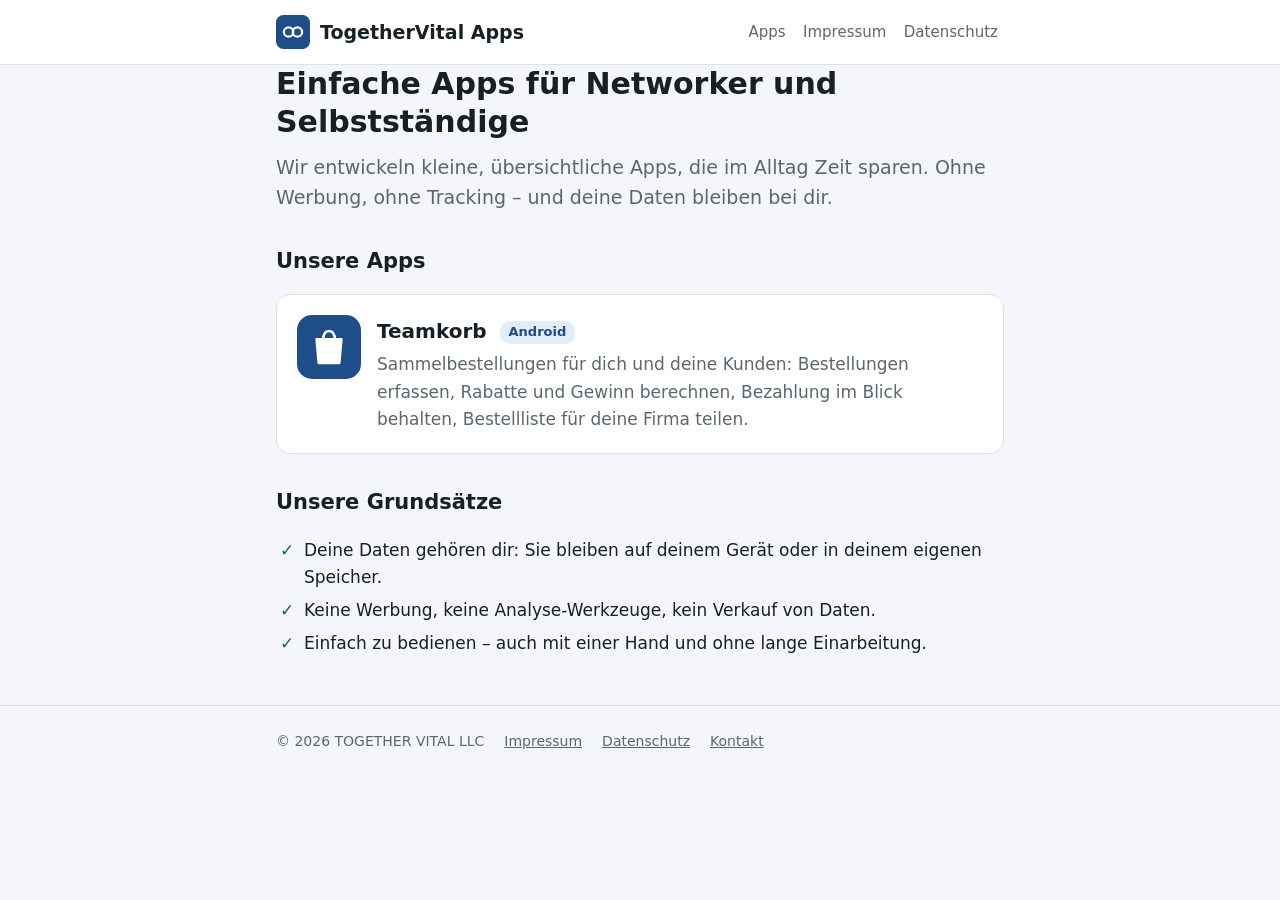
<file: index.html>
<!DOCTYPE html>
<html lang="de">
<head>
<meta charset="utf-8">
<meta name="viewport" content="width=device-width, initial-scale=1">
<title>TogetherVital Apps</title>
<meta name="description" content="Einfache Apps für Networker und Selbstständige – von TOGETHER VITAL LLC.">
<link rel="stylesheet" href="style.css">
<link rel="icon" href="data:image/svg+xml,%3Csvg xmlns='http://www.w3.org/2000/svg' viewBox='0 0 108 108'%3E%3Crect width='108' height='108' rx='24' fill='%231D4E89'/%3E%3Cpath d='M44,43 C44,32 48.5,27 54,27 C59.5,27 64,32 64,43' fill='none' stroke='%23fff' stroke-width='4.5' stroke-linecap='round'/%3E%3Cpath d='M33,41 L75,41 L71.5,81 L36.5,81 Z' fill='%23fff'/%3E%3C/svg%3E">
</head>
<body>
<header class="kopf"><div class="wrap">
  <a class="marke" href="./"><svg viewBox="0 0 108 108" aria-hidden="true"><rect width="108" height="108" rx="24" fill="#1D4E89"/><circle cx="40" cy="54" r="15" fill="none" stroke="#fff" stroke-width="7"/><circle cx="68" cy="54" r="15" fill="none" stroke="#fff" stroke-width="7"/></svg>TogetherVital Apps</a>
  <nav><a href="./#apps">Apps</a> <a href="impressum.html">Impressum</a> <a href="datenschutz.html">Datenschutz</a></nav>
</div></header>

<main class="wrap">
  <h1>Einfache Apps für Networker und Selbstständige</h1>
  <p class="einleitung">Wir entwickeln kleine, übersichtliche Apps, die im Alltag Zeit sparen. Ohne Werbung, ohne Tracking – und deine Daten bleiben bei dir.</p>

  <h2 id="apps">Unsere Apps</h2>
  <a class="karte app" href="teamkorb/">
    <svg viewBox="0 0 108 108" aria-hidden="true"><rect width="108" height="108" fill="#1D4E89"/><path d="M44,43 C44,32 48.5,27 54,27 C59.5,27 64,32 64,43" fill="none" stroke="#fff" stroke-width="4.5" stroke-linecap="round"/><path d="M33,41 L75,41 L71.5,81 L36.5,81 Z" fill="#fff" stroke="#fff" stroke-width="4" stroke-linejoin="round"/></svg>
    <div><h2>Teamkorb <span class="marke-klein">Android</span></h2>
    <p>Sammelbestellungen für dich und deine Kunden: Bestellungen erfassen, Rabatte und Gewinn berechnen, Bezahlung im Blick behalten, Bestellliste für deine Firma teilen.</p></div>
  </a>

  <h2>Unsere Grundsätze</h2>
  <ul class="liste-haken">
    <li>Deine Daten gehören dir: Sie bleiben auf deinem Gerät oder in deinem eigenen Speicher.</li>
    <li>Keine Werbung, keine Analyse-Werkzeuge, kein Verkauf von Daten.</li>
    <li>Einfach zu bedienen – auch mit einer Hand und ohne lange Einarbeitung.</li>
  </ul>
</main>

<footer class="fuss"><div class="wrap">
  <span>© 2026 TOGETHER VITAL LLC</span>
  <a href="impressum.html">Impressum</a>
  <a href="datenschutz.html">Datenschutz</a>
  <a href="mailto:togethervital.apps@gmail.com">Kontakt</a>
</div></footer>
</body>
</html>
</file>
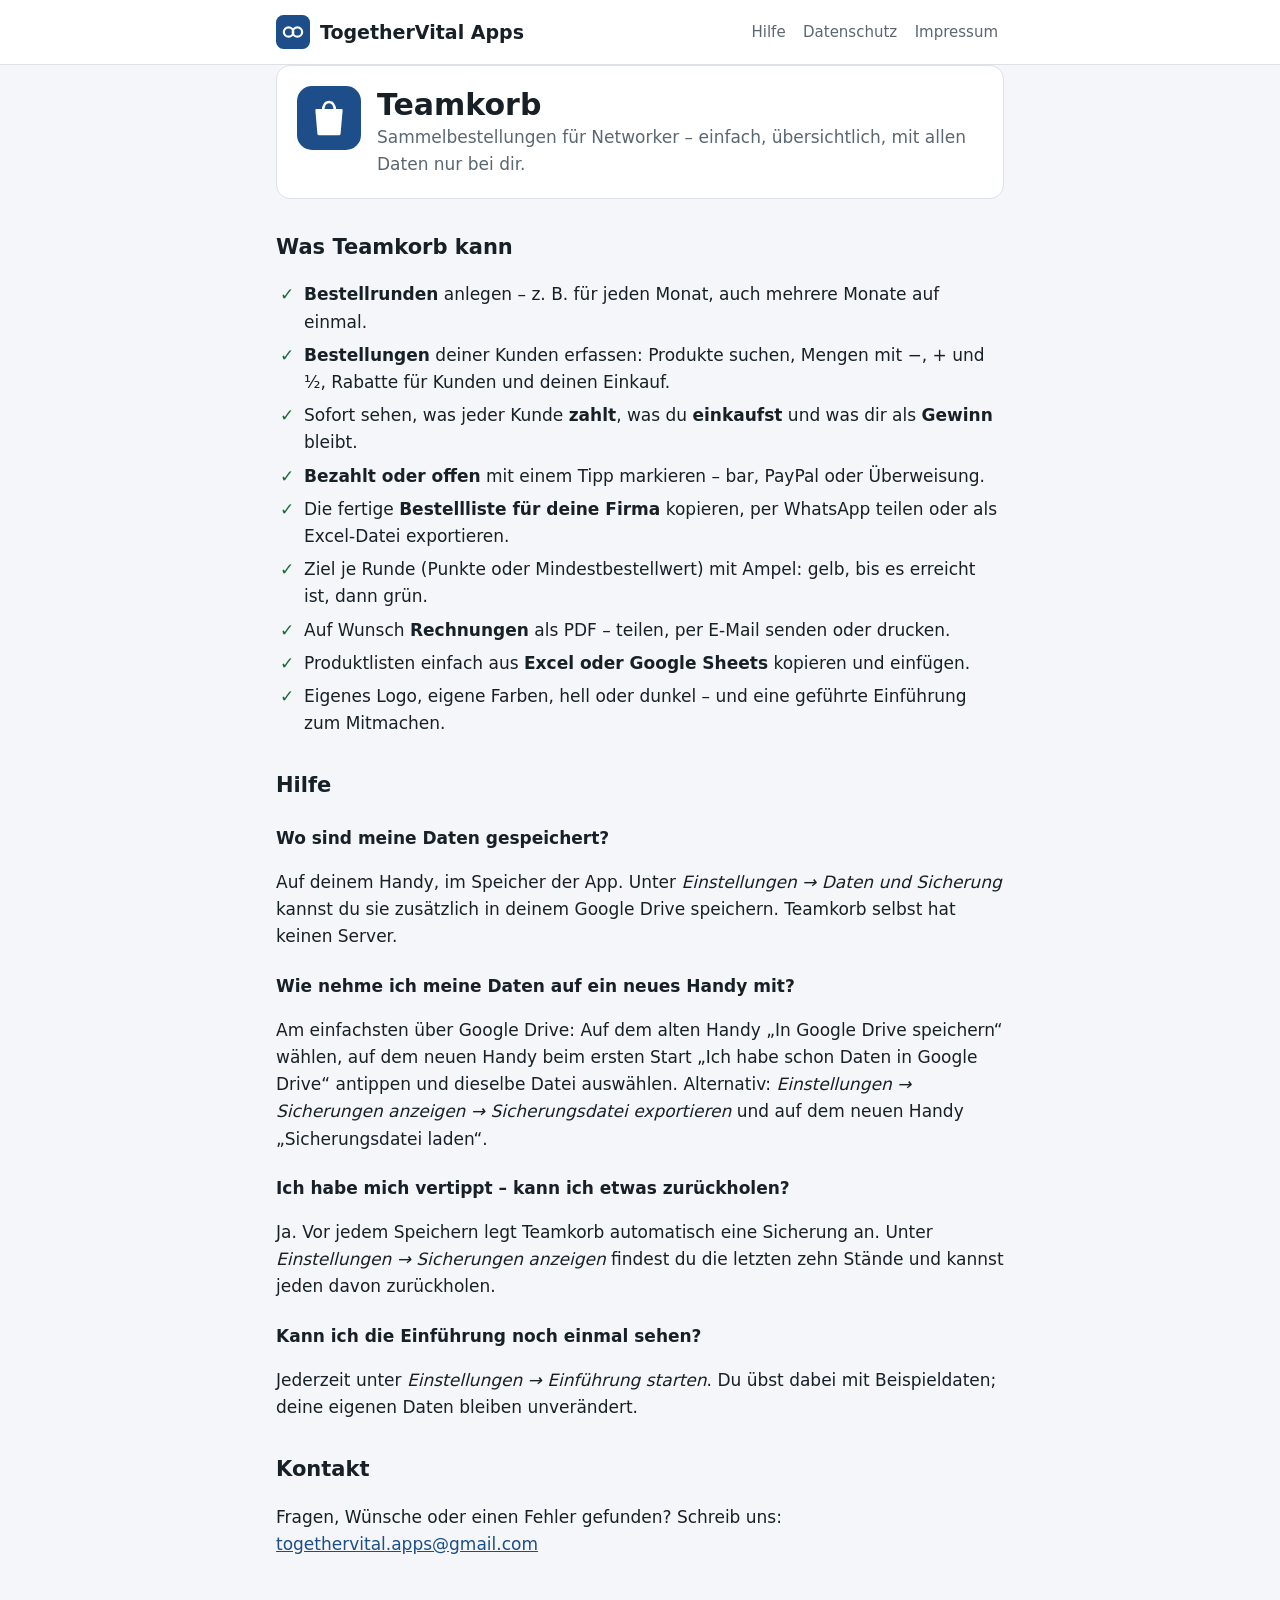
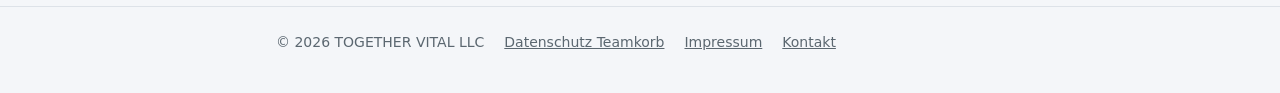
<file: teamkorb/index.html>
<!DOCTYPE html>
<html lang="de">
<head>
<meta charset="utf-8">
<meta name="viewport" content="width=device-width, initial-scale=1">
<title>Teamkorb – Sammelbestellungen für Networker</title>
<meta name="description" content="Teamkorb: Sammelbestellungen für dich und deine Kunden – Bestellungen, Rabatte, Gewinn, Bezahlung und Rechnungen auf dem Handy.">
<link rel="stylesheet" href="../style.css">
</head>
<body>
<header class="kopf"><div class="wrap">
  <a class="marke" href="../"><svg viewBox="0 0 108 108" aria-hidden="true"><rect width="108" height="108" rx="24" fill="#1D4E89"/><circle cx="40" cy="54" r="15" fill="none" stroke="#fff" stroke-width="7"/><circle cx="68" cy="54" r="15" fill="none" stroke="#fff" stroke-width="7"/></svg>TogetherVital Apps</a>
  <nav><a href="#hilfe">Hilfe</a> <a href="datenschutz.html">Datenschutz</a> <a href="../impressum.html">Impressum</a></nav>
</div></header>

<main class="wrap">
  <div class="karte app" style="margin-top:0">
    <svg viewBox="0 0 108 108" aria-hidden="true"><rect width="108" height="108" fill="#1D4E89"/><path d="M44,43 C44,32 48.5,27 54,27 C59.5,27 64,32 64,43" fill="none" stroke="#fff" stroke-width="4.5" stroke-linecap="round"/><path d="M33,41 L75,41 L71.5,81 L36.5,81 Z" fill="#fff" stroke="#fff" stroke-width="4" stroke-linejoin="round"/></svg>
    <div><h1 style="margin:0">Teamkorb</h1><p>Sammelbestellungen für Networker – einfach, übersichtlich, mit allen Daten nur bei dir.</p></div>
  </div>

  <h2>Was Teamkorb kann</h2>
  <ul class="liste-haken">
    <li><strong>Bestellrunden</strong> anlegen – z. B. für jeden Monat, auch mehrere Monate auf einmal.</li>
    <li><strong>Bestellungen</strong> deiner Kunden erfassen: Produkte suchen, Mengen mit −, + und ½, Rabatte für Kunden und deinen Einkauf.</li>
    <li>Sofort sehen, was jeder Kunde <strong>zahlt</strong>, was du <strong>einkaufst</strong> und was dir als <strong>Gewinn</strong> bleibt.</li>
    <li><strong>Bezahlt oder offen</strong> mit einem Tipp markieren – bar, PayPal oder Überweisung.</li>
    <li>Die fertige <strong>Bestellliste für deine Firma</strong> kopieren, per WhatsApp teilen oder als Excel-Datei exportieren.</li>
    <li>Ziel je Runde (Punkte oder Mindestbestellwert) mit Ampel: gelb, bis es erreicht ist, dann grün.</li>
    <li>Auf Wunsch <strong>Rechnungen</strong> als PDF – teilen, per E-Mail senden oder drucken.</li>
    <li>Produktlisten einfach aus <strong>Excel oder Google Sheets</strong> kopieren und einfügen.</li>
    <li>Eigenes Logo, eigene Farben, hell oder dunkel – und eine geführte Einführung zum Mitmachen.</li>
  </ul>

  <h2 id="hilfe">Hilfe</h2>
  <h3>Wo sind meine Daten gespeichert?</h3>
  <p>Auf deinem Handy, im Speicher der App. Unter <em>Einstellungen → Daten und Sicherung</em> kannst du sie zusätzlich in deinem Google Drive speichern. Teamkorb selbst hat keinen Server.</p>
  <h3>Wie nehme ich meine Daten auf ein neues Handy mit?</h3>
  <p>Am einfachsten über Google Drive: Auf dem alten Handy „In Google Drive speichern“ wählen, auf dem neuen Handy beim ersten Start „Ich habe schon Daten in Google Drive“ antippen und dieselbe Datei auswählen. Alternativ: <em>Einstellungen → Sicherungen anzeigen → Sicherungsdatei exportieren</em> und auf dem neuen Handy „Sicherungsdatei laden“.</p>
  <h3>Ich habe mich vertippt – kann ich etwas zurückholen?</h3>
  <p>Ja. Vor jedem Speichern legt Teamkorb automatisch eine Sicherung an. Unter <em>Einstellungen → Sicherungen anzeigen</em> findest du die letzten zehn Stände und kannst jeden davon zurückholen.</p>
  <h3>Kann ich die Einführung noch einmal sehen?</h3>
  <p>Jederzeit unter <em>Einstellungen → Einführung starten</em>. Du übst dabei mit Beispieldaten; deine eigenen Daten bleiben unverändert.</p>

  <h2>Kontakt</h2>
  <p>Fragen, Wünsche oder einen Fehler gefunden? Schreib uns: <a href="mailto:togethervital.apps@gmail.com?subject=Teamkorb">togethervital.apps@gmail.com</a></p>
</main>

<footer class="fuss"><div class="wrap">
  <span>© 2026 TOGETHER VITAL LLC</span>
  <a href="datenschutz.html">Datenschutz Teamkorb</a>
  <a href="../impressum.html">Impressum</a>
  <a href="mailto:togethervital.apps@gmail.com?subject=Teamkorb">Kontakt</a>
</div></footer>
</body>
</html>
</file>
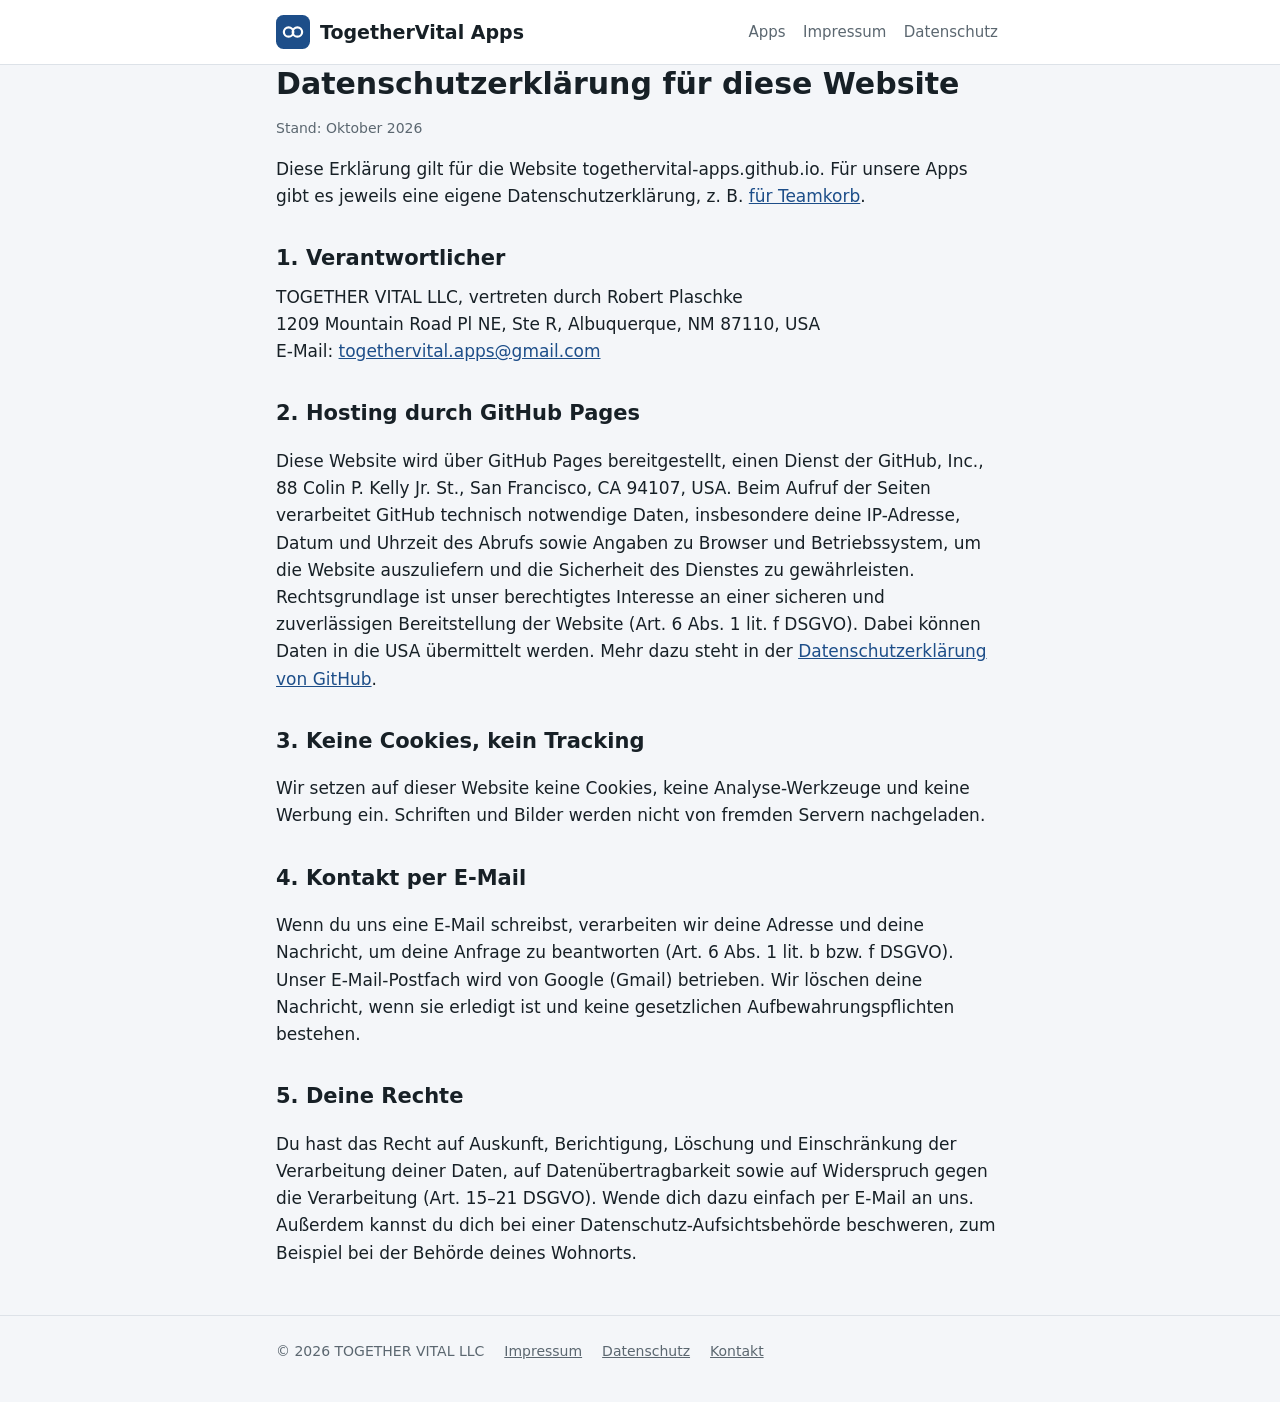
<file: datenschutz.html>
<!DOCTYPE html>
<html lang="de">
<head>
<meta charset="utf-8">
<meta name="viewport" content="width=device-width, initial-scale=1">
<title>Datenschutz – TogetherVital Apps</title>
<link rel="stylesheet" href="style.css">
</head>
<body>
<header class="kopf"><div class="wrap">
  <a class="marke" href="./"><svg viewBox="0 0 108 108" aria-hidden="true"><rect width="108" height="108" rx="24" fill="#1D4E89"/><circle cx="40" cy="54" r="15" fill="none" stroke="#fff" stroke-width="7"/><circle cx="68" cy="54" r="15" fill="none" stroke="#fff" stroke-width="7"/></svg>TogetherVital Apps</a>
  <nav><a href="./#apps">Apps</a> <a href="impressum.html">Impressum</a> <a href="datenschutz.html">Datenschutz</a></nav>
</div></header>

<main class="wrap">
  <h1>Datenschutzerklärung für diese Website</h1>
  <p class="stand">Stand: Oktober 2026</p>
  <p>Diese Erklärung gilt für die Website togethervital-apps.github.io. Für unsere Apps gibt es jeweils eine eigene Datenschutzerklärung, z. B. <a href="teamkorb/datenschutz.html">für Teamkorb</a>.</p>

  <h2>1. Verantwortlicher</h2>
  <address>TOGETHER VITAL LLC, vertreten durch Robert Plaschke<br>
  1209 Mountain Road Pl NE, Ste R, Albuquerque, NM 87110, USA<br>
  E-Mail: <a href="mailto:togethervital.apps@gmail.com">togethervital.apps@gmail.com</a></address>

  <h2>2. Hosting durch GitHub Pages</h2>
  <p>Diese Website wird über GitHub Pages bereitgestellt, einen Dienst der GitHub, Inc., 88 Colin P. Kelly Jr. St., San Francisco, CA 94107, USA. Beim Aufruf der Seiten verarbeitet GitHub technisch notwendige Daten, insbesondere deine IP-Adresse, Datum und Uhrzeit des Abrufs sowie Angaben zu Browser und Betriebssystem, um die Website auszuliefern und die Sicherheit des Dienstes zu gewährleisten. Rechtsgrundlage ist unser berechtigtes Interesse an einer sicheren und zuverlässigen Bereitstellung der Website (Art. 6 Abs. 1 lit. f DSGVO). Dabei können Daten in die USA übermittelt werden. Mehr dazu steht in der <a href="https://docs.github.com/de/site-policy/privacy-policies/github-general-privacy-statement">Datenschutzerklärung von GitHub</a>.</p>

  <h2>3. Keine Cookies, kein Tracking</h2>
  <p>Wir setzen auf dieser Website keine Cookies, keine Analyse-Werkzeuge und keine Werbung ein. Schriften und Bilder werden nicht von fremden Servern nachgeladen.</p>

  <h2>4. Kontakt per E-Mail</h2>
  <p>Wenn du uns eine E-Mail schreibst, verarbeiten wir deine Adresse und deine Nachricht, um deine Anfrage zu beantworten (Art. 6 Abs. 1 lit. b bzw. f DSGVO). Unser E-Mail-Postfach wird von Google (Gmail) betrieben. Wir löschen deine Nachricht, wenn sie erledigt ist und keine gesetzlichen Aufbewahrungspflichten bestehen.</p>

  <h2>5. Deine Rechte</h2>
  <p>Du hast das Recht auf Auskunft, Berichtigung, Löschung und Einschränkung der Verarbeitung deiner Daten, auf Datenübertragbarkeit sowie auf Widerspruch gegen die Verarbeitung (Art. 15–21 DSGVO). Wende dich dazu einfach per E-Mail an uns. Außerdem kannst du dich bei einer Datenschutz-Aufsichtsbehörde beschweren, zum Beispiel bei der Behörde deines Wohnorts.</p>
</main>

<footer class="fuss"><div class="wrap">
  <span>© 2026 TOGETHER VITAL LLC</span>
  <a href="impressum.html">Impressum</a>
  <a href="datenschutz.html">Datenschutz</a>
  <a href="mailto:togethervital.apps@gmail.com">Kontakt</a>
</div></footer>
</body>
</html>
</file>
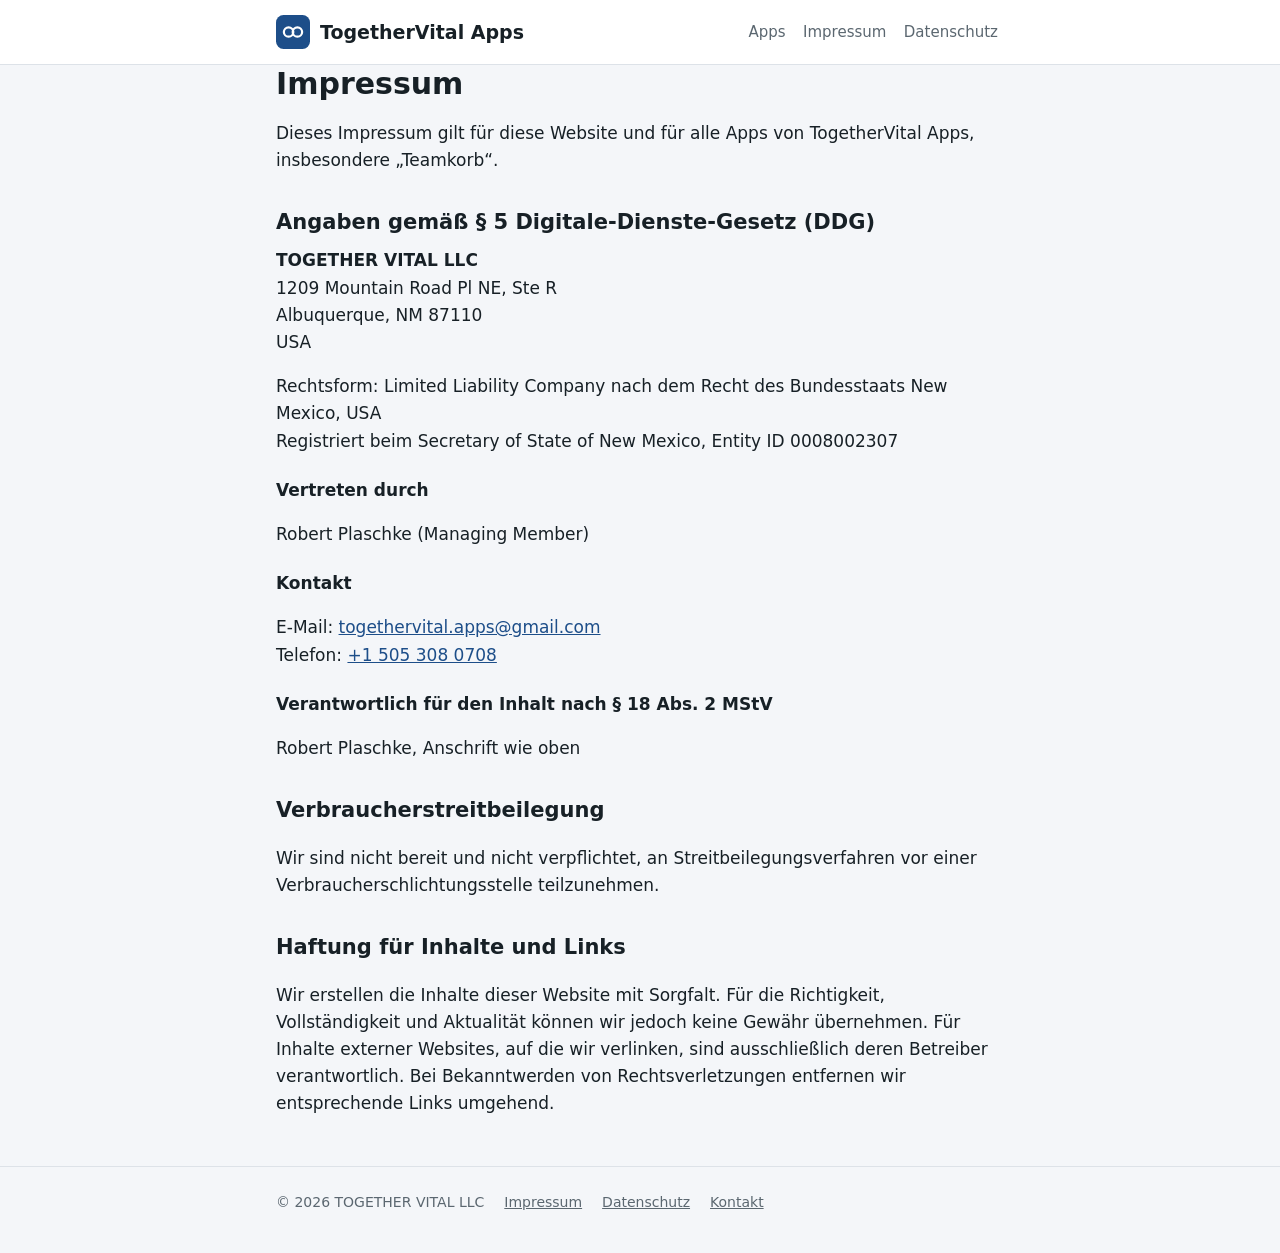
<file: impressum.html>
<!DOCTYPE html>
<html lang="de">
<head>
<meta charset="utf-8">
<meta name="viewport" content="width=device-width, initial-scale=1">
<title>Impressum – TogetherVital Apps</title>
<link rel="stylesheet" href="style.css">
</head>
<body>
<header class="kopf"><div class="wrap">
  <a class="marke" href="./"><svg viewBox="0 0 108 108" aria-hidden="true"><rect width="108" height="108" rx="24" fill="#1D4E89"/><circle cx="40" cy="54" r="15" fill="none" stroke="#fff" stroke-width="7"/><circle cx="68" cy="54" r="15" fill="none" stroke="#fff" stroke-width="7"/></svg>TogetherVital Apps</a>
  <nav><a href="./#apps">Apps</a> <a href="impressum.html">Impressum</a> <a href="datenschutz.html">Datenschutz</a></nav>
</div></header>

<main class="wrap">
  <h1>Impressum</h1>
  <p>Dieses Impressum gilt für diese Website und für alle Apps von TogetherVital Apps, insbesondere „Teamkorb“.</p>

  <h2>Angaben gemäß § 5 Digitale-Dienste-Gesetz (DDG)</h2>
  <address>
    <strong>TOGETHER VITAL LLC</strong><br>
    1209 Mountain Road Pl NE, Ste R<br>
    Albuquerque, NM 87110<br>
    USA
  </address>
  <p>Rechtsform: Limited Liability Company nach dem Recht des Bundesstaats New Mexico, USA<br>
  Registriert beim Secretary of State of New Mexico, Entity ID 0008002307</p>

  <h3>Vertreten durch</h3>
  <p>Robert Plaschke (Managing Member)</p>

  <h3>Kontakt</h3>
  <p>E-Mail: <a href="mailto:togethervital.apps@gmail.com">togethervital.apps@gmail.com</a><br>
  Telefon: <a href="tel:+15053080708">+1 505 308 0708</a></p>

  <h3>Verantwortlich für den Inhalt nach § 18 Abs. 2 MStV</h3>
  <p>Robert Plaschke, Anschrift wie oben</p>

  <h2>Verbraucherstreitbeilegung</h2>
  <p>Wir sind nicht bereit und nicht verpflichtet, an Streitbeilegungsverfahren vor einer Verbraucherschlichtungsstelle teilzunehmen.</p>

  <h2>Haftung für Inhalte und Links</h2>
  <p>Wir erstellen die Inhalte dieser Website mit Sorgfalt. Für die Richtigkeit, Vollständigkeit und Aktualität können wir jedoch keine Gewähr übernehmen. Für Inhalte externer Websites, auf die wir verlinken, sind ausschließlich deren Betreiber verantwortlich. Bei Bekanntwerden von Rechtsverletzungen entfernen wir entsprechende Links umgehend.</p>
</main>

<footer class="fuss"><div class="wrap">
  <span>© 2026 TOGETHER VITAL LLC</span>
  <a href="impressum.html">Impressum</a>
  <a href="datenschutz.html">Datenschutz</a>
  <a href="mailto:togethervital.apps@gmail.com">Kontakt</a>
</div></footer>
</body>
</html>
</file>
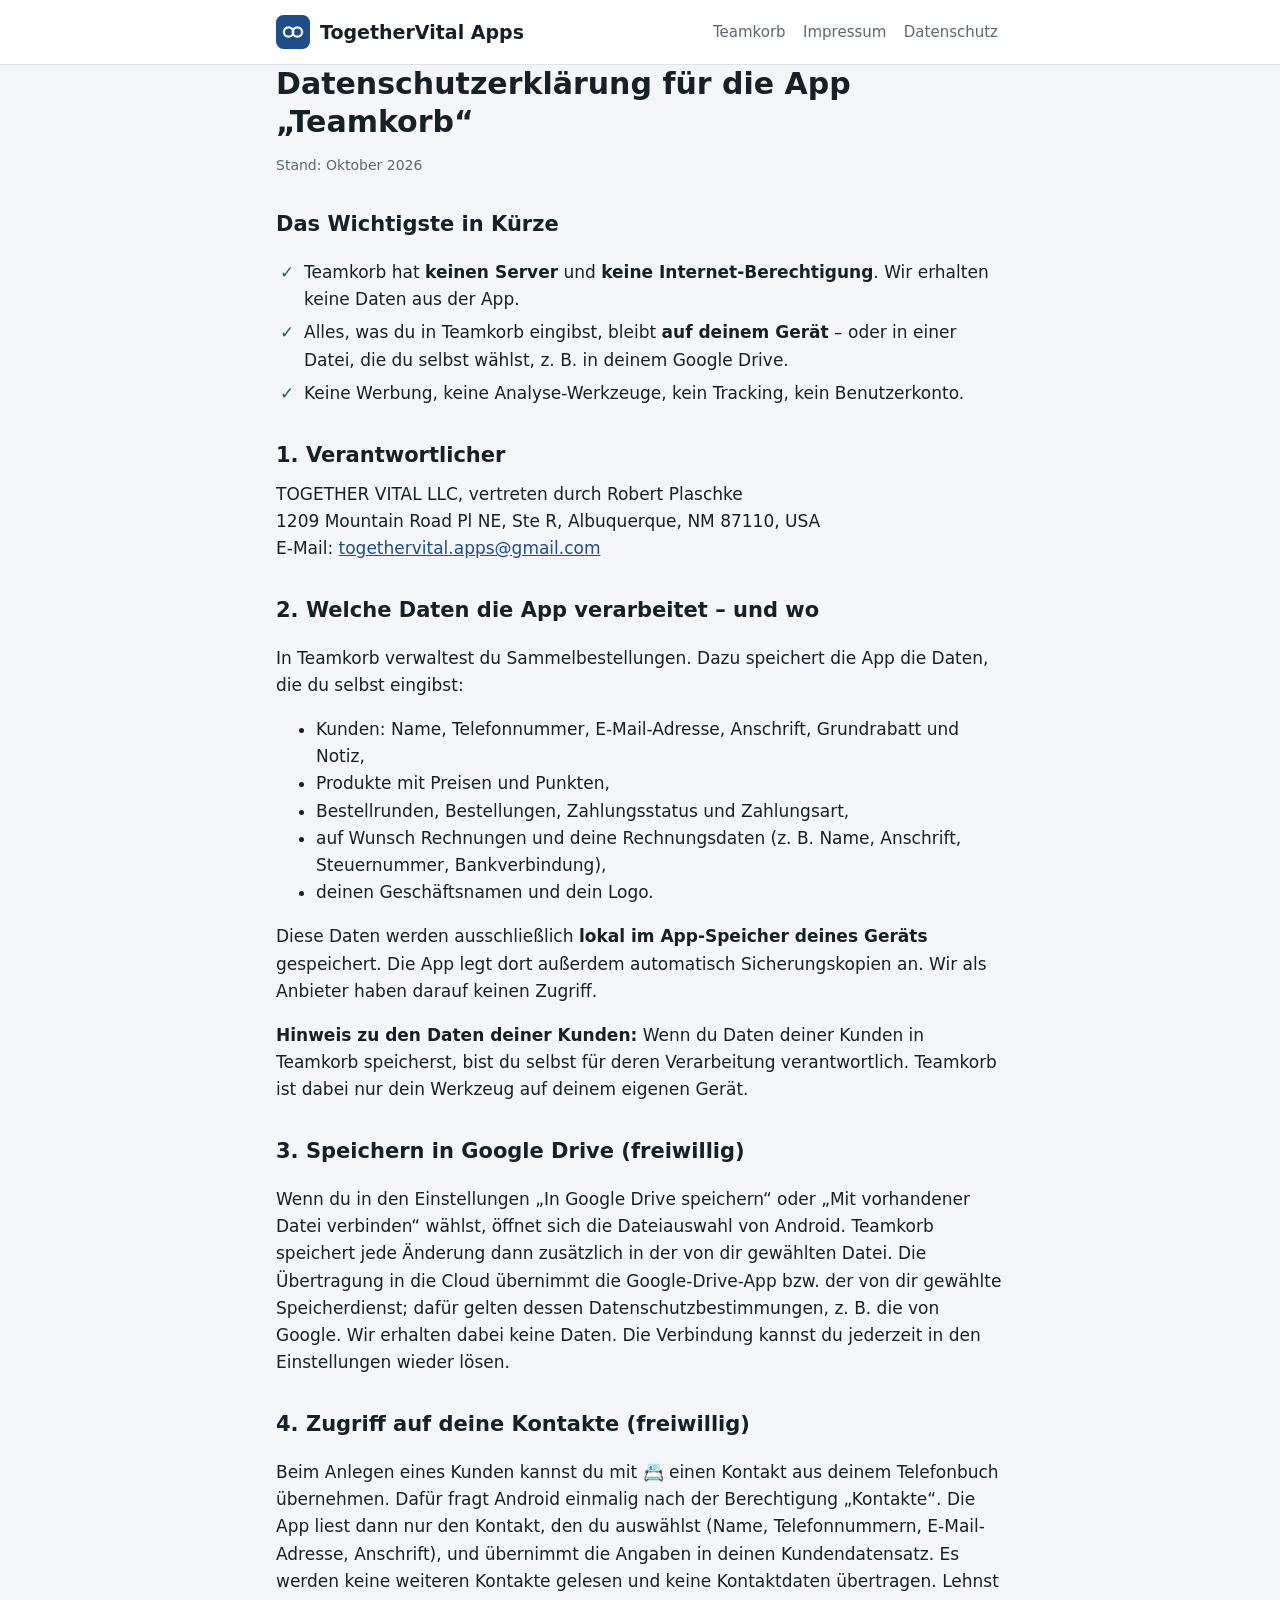
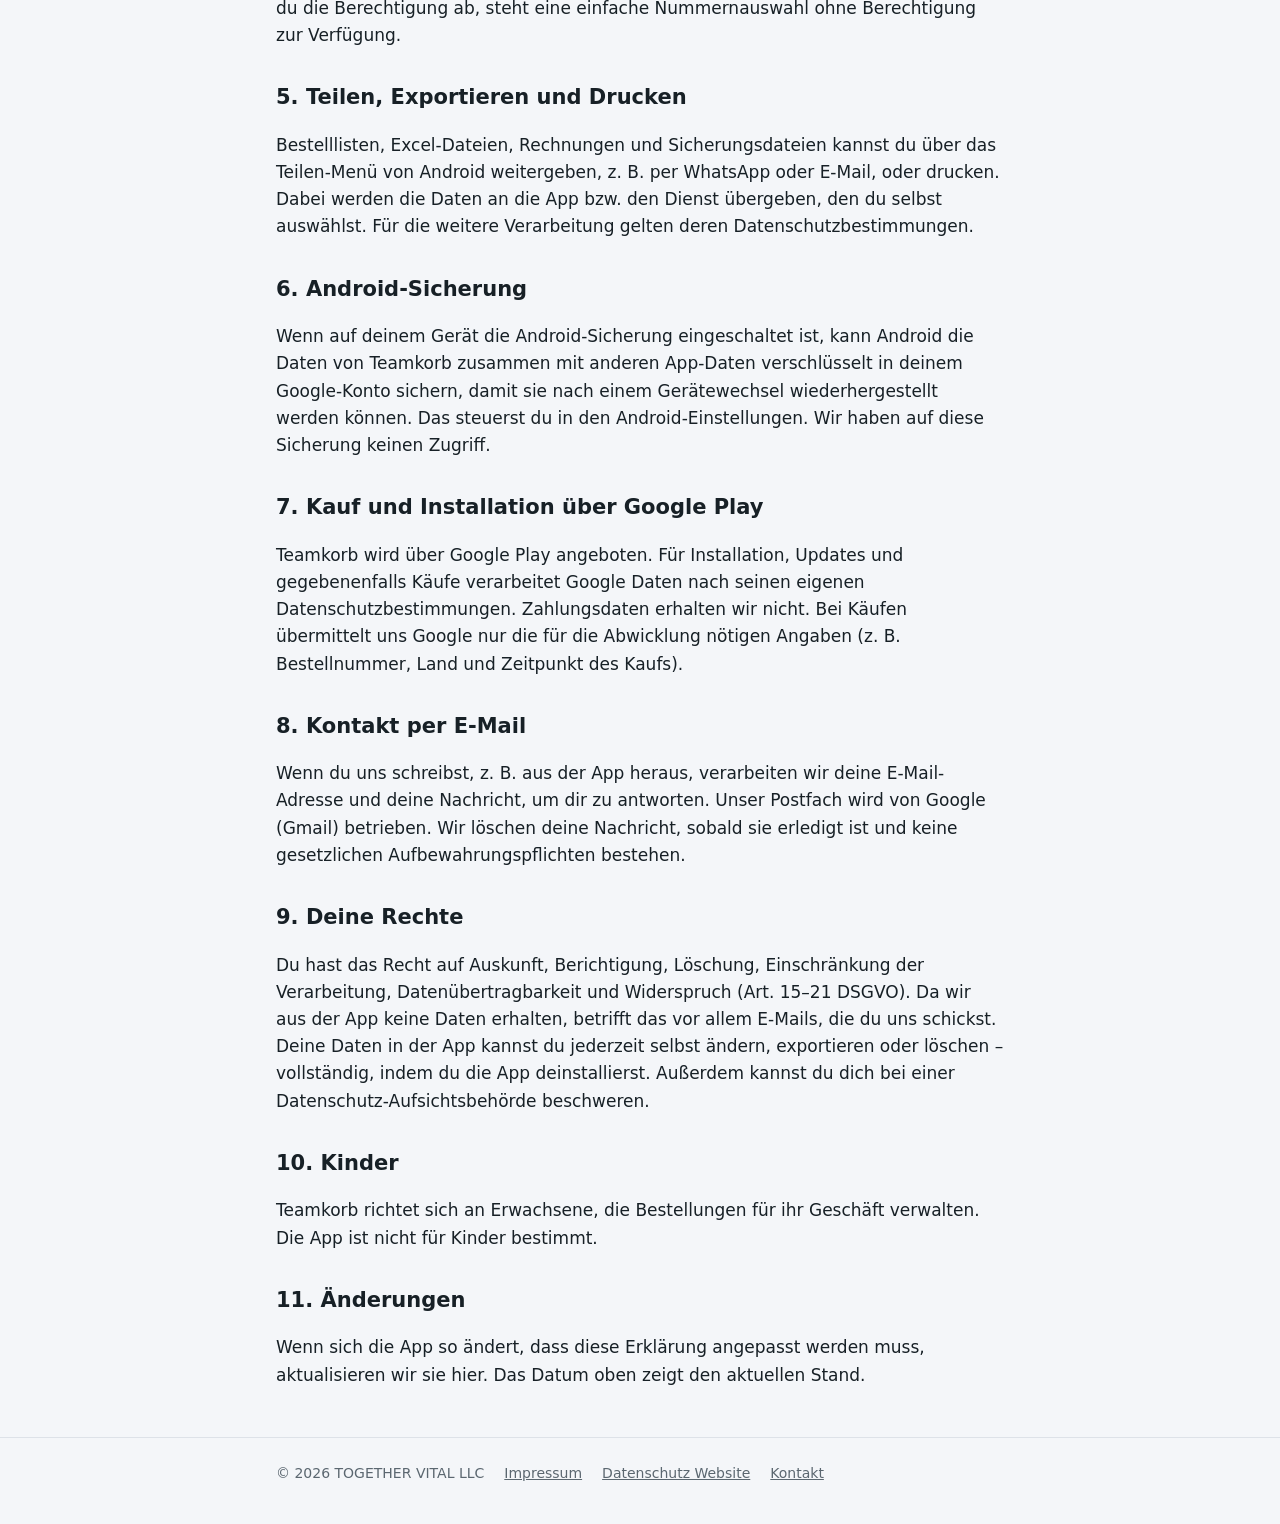
<file: teamkorb/datenschutz.html>
<!DOCTYPE html>
<html lang="de">
<head>
<meta charset="utf-8">
<meta name="viewport" content="width=device-width, initial-scale=1">
<title>Datenschutzerklärung Teamkorb – TogetherVital Apps</title>
<link rel="stylesheet" href="../style.css">
</head>
<body>
<header class="kopf"><div class="wrap">
  <a class="marke" href="../"><svg viewBox="0 0 108 108" aria-hidden="true"><rect width="108" height="108" rx="24" fill="#1D4E89"/><circle cx="40" cy="54" r="15" fill="none" stroke="#fff" stroke-width="7"/><circle cx="68" cy="54" r="15" fill="none" stroke="#fff" stroke-width="7"/></svg>TogetherVital Apps</a>
  <nav><a href="./">Teamkorb</a> <a href="../impressum.html">Impressum</a> <a href="../datenschutz.html">Datenschutz</a></nav>
</div></header>

<main class="wrap">
  <h1>Datenschutzerklärung für die App „Teamkorb“</h1>
  <p class="stand">Stand: Oktober 2026</p>

  <h2>Das Wichtigste in Kürze</h2>
  <ul class="liste-haken">
    <li>Teamkorb hat <strong>keinen Server</strong> und <strong>keine Internet-Berechtigung</strong>. Wir erhalten keine Daten aus der App.</li>
    <li>Alles, was du in Teamkorb eingibst, bleibt <strong>auf deinem Gerät</strong> – oder in einer Datei, die du selbst wählst, z. B. in deinem Google Drive.</li>
    <li>Keine Werbung, keine Analyse-Werkzeuge, kein Tracking, kein Benutzerkonto.</li>
  </ul>

  <h2>1. Verantwortlicher</h2>
  <address>TOGETHER VITAL LLC, vertreten durch Robert Plaschke<br>
  1209 Mountain Road Pl NE, Ste R, Albuquerque, NM 87110, USA<br>
  E-Mail: <a href="mailto:togethervital.apps@gmail.com">togethervital.apps@gmail.com</a></address>

  <h2>2. Welche Daten die App verarbeitet – und wo</h2>
  <p>In Teamkorb verwaltest du Sammelbestellungen. Dazu speichert die App die Daten, die du selbst eingibst:</p>
  <ul>
    <li>Kunden: Name, Telefonnummer, E-Mail-Adresse, Anschrift, Grundrabatt und Notiz,</li>
    <li>Produkte mit Preisen und Punkten,</li>
    <li>Bestellrunden, Bestellungen, Zahlungsstatus und Zahlungsart,</li>
    <li>auf Wunsch Rechnungen und deine Rechnungsdaten (z. B. Name, Anschrift, Steuernummer, Bankverbindung),</li>
    <li>deinen Geschäftsnamen und dein Logo.</li>
  </ul>
  <p>Diese Daten werden ausschließlich <strong>lokal im App-Speicher deines Geräts</strong> gespeichert. Die App legt dort außerdem automatisch Sicherungskopien an. Wir als Anbieter haben darauf keinen Zugriff.</p>
  <p><strong>Hinweis zu den Daten deiner Kunden:</strong> Wenn du Daten deiner Kunden in Teamkorb speicherst, bist du selbst für deren Verarbeitung verantwortlich. Teamkorb ist dabei nur dein Werkzeug auf deinem eigenen Gerät.</p>

  <h2>3. Speichern in Google Drive (freiwillig)</h2>
  <p>Wenn du in den Einstellungen „In Google Drive speichern“ oder „Mit vorhandener Datei verbinden“ wählst, öffnet sich die Dateiauswahl von Android. Teamkorb speichert jede Änderung dann zusätzlich in der von dir gewählten Datei. Die Übertragung in die Cloud übernimmt die Google-Drive-App bzw. der von dir gewählte Speicherdienst; dafür gelten dessen Datenschutzbestimmungen, z. B. die von Google. Wir erhalten dabei keine Daten. Die Verbindung kannst du jederzeit in den Einstellungen wieder lösen.</p>

  <h2>4. Zugriff auf deine Kontakte (freiwillig)</h2>
  <p>Beim Anlegen eines Kunden kannst du mit 📇 einen Kontakt aus deinem Telefonbuch übernehmen. Dafür fragt Android einmalig nach der Berechtigung „Kontakte“. Die App liest dann nur den Kontakt, den du auswählst (Name, Telefonnummern, E-Mail-Adresse, Anschrift), und übernimmt die Angaben in deinen Kundendatensatz. Es werden keine weiteren Kontakte gelesen und keine Kontaktdaten übertragen. Lehnst du die Berechtigung ab, steht eine einfache Nummernauswahl ohne Berechtigung zur Verfügung.</p>

  <h2>5. Teilen, Exportieren und Drucken</h2>
  <p>Bestelllisten, Excel-Dateien, Rechnungen und Sicherungsdateien kannst du über das Teilen-Menü von Android weitergeben, z. B. per WhatsApp oder E-Mail, oder drucken. Dabei werden die Daten an die App bzw. den Dienst übergeben, den du selbst auswählst. Für die weitere Verarbeitung gelten deren Datenschutzbestimmungen.</p>

  <h2>6. Android-Sicherung</h2>
  <p>Wenn auf deinem Gerät die Android-Sicherung eingeschaltet ist, kann Android die Daten von Teamkorb zusammen mit anderen App-Daten verschlüsselt in deinem Google-Konto sichern, damit sie nach einem Gerätewechsel wiederhergestellt werden können. Das steuerst du in den Android-Einstellungen. Wir haben auf diese Sicherung keinen Zugriff.</p>

  <h2>7. Kauf und Installation über Google Play</h2>
  <p>Teamkorb wird über Google Play angeboten. Für Installation, Updates und gegebenenfalls Käufe verarbeitet Google Daten nach seinen eigenen Datenschutzbestimmungen. Zahlungsdaten erhalten wir nicht. Bei Käufen übermittelt uns Google nur die für die Abwicklung nötigen Angaben (z. B. Bestellnummer, Land und Zeitpunkt des Kaufs).</p>

  <h2>8. Kontakt per E-Mail</h2>
  <p>Wenn du uns schreibst, z. B. aus der App heraus, verarbeiten wir deine E-Mail-Adresse und deine Nachricht, um dir zu antworten. Unser Postfach wird von Google (Gmail) betrieben. Wir löschen deine Nachricht, sobald sie erledigt ist und keine gesetzlichen Aufbewahrungspflichten bestehen.</p>

  <h2>9. Deine Rechte</h2>
  <p>Du hast das Recht auf Auskunft, Berichtigung, Löschung, Einschränkung der Verarbeitung, Datenübertragbarkeit und Widerspruch (Art. 15–21 DSGVO). Da wir aus der App keine Daten erhalten, betrifft das vor allem E-Mails, die du uns schickst. Deine Daten in der App kannst du jederzeit selbst ändern, exportieren oder löschen – vollständig, indem du die App deinstallierst. Außerdem kannst du dich bei einer Datenschutz-Aufsichtsbehörde beschweren.</p>

  <h2>10. Kinder</h2>
  <p>Teamkorb richtet sich an Erwachsene, die Bestellungen für ihr Geschäft verwalten. Die App ist nicht für Kinder bestimmt.</p>

  <h2>11. Änderungen</h2>
  <p>Wenn sich die App so ändert, dass diese Erklärung angepasst werden muss, aktualisieren wir sie hier. Das Datum oben zeigt den aktuellen Stand.</p>
</main>

<footer class="fuss"><div class="wrap">
  <span>© 2026 TOGETHER VITAL LLC</span>
  <a href="../impressum.html">Impressum</a>
  <a href="../datenschutz.html">Datenschutz Website</a>
  <a href="mailto:togethervital.apps@gmail.com">Kontakt</a>
</div></footer>
</body>
</html>
</file>
<file: style.css>
/* TogetherVital Apps – gemeinsame Gestaltung aller Seiten.
   Keine externen Schriften, keine Cookies, kein Tracking. */
:root {
  --bg: #F4F6F9;
  --flaeche: #FFFFFF;
  --text: #172026;
  --blass: #5B6770;
  --linie: #DDE2E8;
  --akzent: #1D4E89;
  --akzent-hell: #E3ECF7;
  --gruen: #1B6B3A;
  color-scheme: light;
}
@media (prefers-color-scheme: dark) {
  :root {
    --bg: #121417;
    --flaeche: #1C1F23;
    --text: #E6E9EC;
    --blass: #9AA3AB;
    --linie: #31363C;
    --akzent: #6EA4E6;
    --akzent-hell: #1C2C40;
    --gruen: #6CC28A;
    color-scheme: dark;
  }
}
* { box-sizing: border-box; }
html, body { margin: 0; }
body {
  background: var(--bg);
  color: var(--text);
  font-family: system-ui, -apple-system, "Segoe UI", Roboto, sans-serif;
  font-size: 17px;
  line-height: 1.6;
}
a { color: var(--akzent); }
.wrap { max-width: 760px; margin: 0 auto; padding: 0 16px; }

/* Kopf und Fuß */
.kopf { background: var(--flaeche); border-bottom: 1px solid var(--linie); }
.kopf .wrap { display: flex; align-items: center; gap: 12px; min-height: 64px; flex-wrap: wrap; }
.marke { display: flex; align-items: center; gap: 10px; text-decoration: none; color: var(--text); font-weight: 700; font-size: 19px; margin-right: auto; }
.marke svg { width: 34px; height: 34px; flex: none; }
.kopf nav a { text-decoration: none; color: var(--blass); font-size: 15px; padding: 8px 6px; }
.kopf nav a:hover { color: var(--akzent); }
.fuss { margin-top: 48px; padding: 24px 0 40px; border-top: 1px solid var(--linie); color: var(--blass); font-size: 14px; }
.fuss .wrap { display: flex; flex-wrap: wrap; gap: 8px 20px; }
.fuss a { color: var(--blass); }

/* Inhalt */
main { padding-top: 28px; }
h1 { font-size: 30px; line-height: 1.25; margin: 0 0 12px; }
h2 { font-size: 21px; margin: 32px 0 8px; }
h3 { font-size: 17px; margin: 22px 0 4px; }
p, li { max-width: 68ch; }
.einleitung { font-size: 19px; color: var(--blass); margin-top: 0; }
.karte { background: var(--flaeche); border: 1px solid var(--linie); border-radius: 14px; padding: 20px; margin-top: 16px; }
.app { display: flex; gap: 16px; align-items: flex-start; text-decoration: none; color: inherit; }
.app:hover { border-color: var(--akzent); }
.app svg { width: 64px; height: 64px; flex: none; border-radius: 15px; }
.app h2 { margin: 0 0 4px; font-size: 20px; }
.app p { margin: 0; color: var(--blass); }
.marke-klein { display: inline-block; font-size: 13px; font-weight: 600; color: var(--akzent); background: var(--akzent-hell); border-radius: 10px; padding: 1px 9px; margin-left: 6px; vertical-align: middle; }
.liste-haken { padding-left: 0; list-style: none; }
.liste-haken li { padding-left: 28px; position: relative; margin: 6px 0; }
.liste-haken li::before { content: "✓"; position: absolute; left: 4px; color: var(--gruen); font-weight: 700; }
.stand { color: var(--blass); font-size: 14px; }
address { font-style: normal; }
</file>
